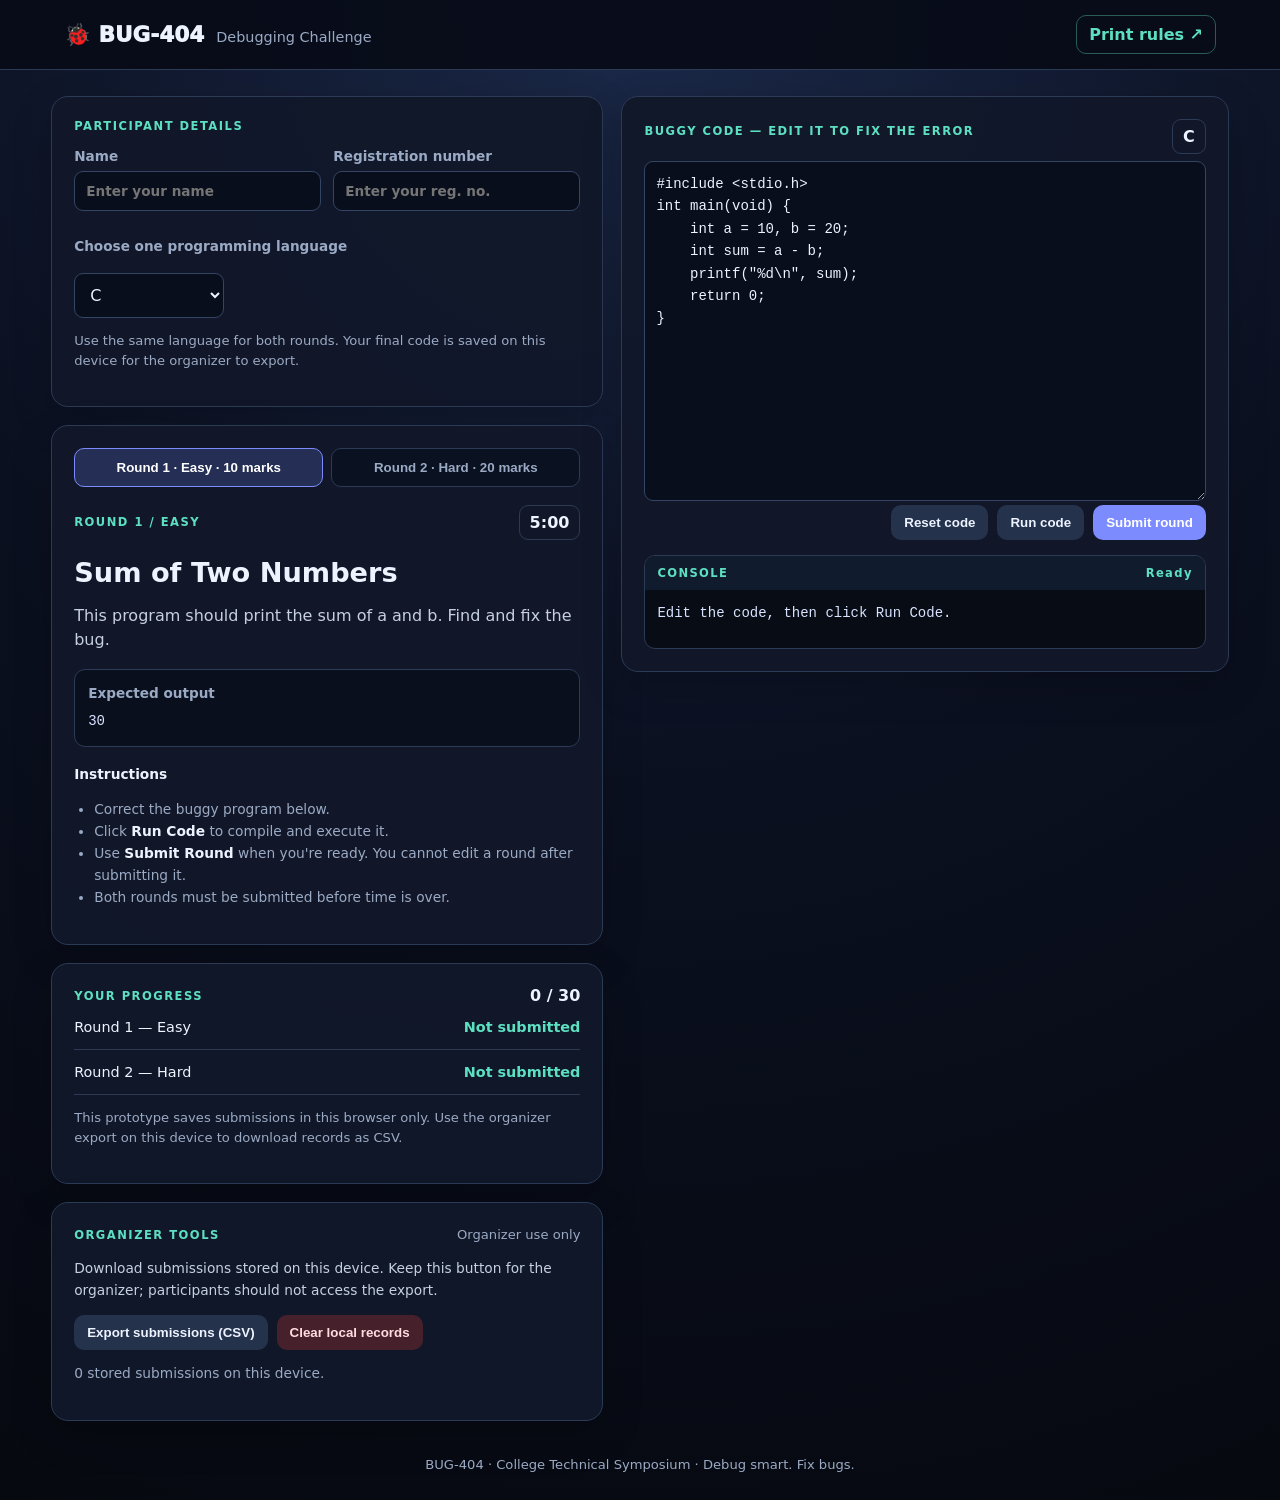
<file: index.html>
<!DOCTYPE html>
<html lang="en">
<head>
<meta charset="UTF-8">
<meta name="viewport" content="width=device-width, initial-scale=1.0">
<title>BUG-404 | Debugging Challenge</title>
<link rel="stylesheet" href="style.css">
</head>
<body>
<header class="topbar">
  <div><a class="brand" href="./">🐞 BUG-404</a><span class="tag">Debugging Challenge</span></div>
  <a class="paper-link" href="question-paper.html" target="_blank" rel="noopener">Print rules ↗</a>
</header>
<main class="layout">
  <section class="card participant-card">
    <div class="eyebrow">PARTICIPANT DETAILS</div>
    <div class="form-grid">
      <label>Name<input id="participantName" autocomplete="name" placeholder="Enter your name" required></label>
      <label>Registration number<input id="participantReg" placeholder="Enter your reg. no." required></label>
    </div>
    <label for="language">Choose one programming language</label>
    <select id="language">
      <option value="50">C</option><option value="54">C++</option><option value="71">Python</option><option value="62">Java</option>
    </select>
    <p class="small-note">Use the same language for both rounds. Your final code is saved on this device for the organizer to export.</p>
  </section>

  <section class="card problem-card">
    <div class="round-tabs" role="tablist" aria-label="Challenge round">
      <button class="round-tab active" id="round1Tab" data-round="1" role="tab" aria-selected="true">Round 1 · Easy · 10 marks</button>
      <button class="round-tab" id="round2Tab" data-round="2" role="tab" aria-selected="false">Round 2 · Hard · 20 marks</button>
    </div>
    <div class="card-head"><span class="eyebrow" id="roundLabel">ROUND 1 / EASY</span><span class="timer" id="timer">05:00</span></div>
    <h1 id="challengeTitle">Sum of Two Numbers</h1>
    <p id="challengeDescription">This program should print the sum of a and b. Find and fix the bug.</p>
    <div class="example"><b>Expected output</b><pre id="expectedOutput">30</pre></div>
    <div class="rules"><b>Instructions</b><ul><li>Correct the buggy program below.</li><li>Click <b>Run Code</b> to compile and execute it.</li><li>Use <b>Submit Round</b> when you're ready. You cannot edit a round after submitting it.</li><li>Both rounds must be submitted before time is over.</li></ul></div>
  </section>

  <section class="card editor-card">
    <div class="card-head"><label class="eyebrow" for="editor">BUGGY CODE — EDIT IT TO FIX THE ERROR</label><span class="language-chip" id="languageChip">C</span></div>
    <textarea id="editor" spellcheck="false" autocapitalize="off" autocomplete="off" autocorrect="off" aria-label="Code editor"></textarea>
    <div class="editor-foot">
      <button id="resetCode" class="secondary">Reset code</button>
      <button id="runCode" class="secondary">Run code</button>
      <button id="submitRound" class="primary">Submit round</button>
    </div>
    <div class="console"><div class="console-head">CONSOLE <span id="runStatus">Ready</span></div><pre id="consoleOutput">Run your corrected code to see the output.</pre></div>
  </section>

  <section class="card summary-card">
    <div class="card-head"><span class="eyebrow">YOUR PROGRESS</span><strong id="scoreTotal">0 / 30</strong></div>
    <div class="progress-row"><span>Round 1 — Easy</span><strong id="round1Score">Not submitted</strong></div>
    <div class="progress-row"><span>Round 2 — Hard</span><strong id="round2Score">Not submitted</strong></div>
    <p class="small-note">This prototype saves submissions in this browser only. Use the organizer export on this device to download records as CSV.</p>
  </section>

  <section class="card admin-card">
    <div class="card-head"><span class="eyebrow">ORGANIZER TOOLS</span><span class="small-note">Organizer use only</span></div>
    <p>Download submissions stored on this device. Keep this button for the organizer; participants should not access the export.</p>
    <div class="editor-foot"><button id="exportCsv" class="secondary">Export submissions (CSV)</button><button id="clearRecords" class="danger-button">Clear local records</button></div>
    <p id="recordCount" class="small-note">0 stored submissions on this device.</p>
  </section>
</main>
<footer>BUG-404 · College Technical Symposium · Debug smart. Fix bugs.</footer>
<script src="script.js"></script>
</body>
</html>
</file>
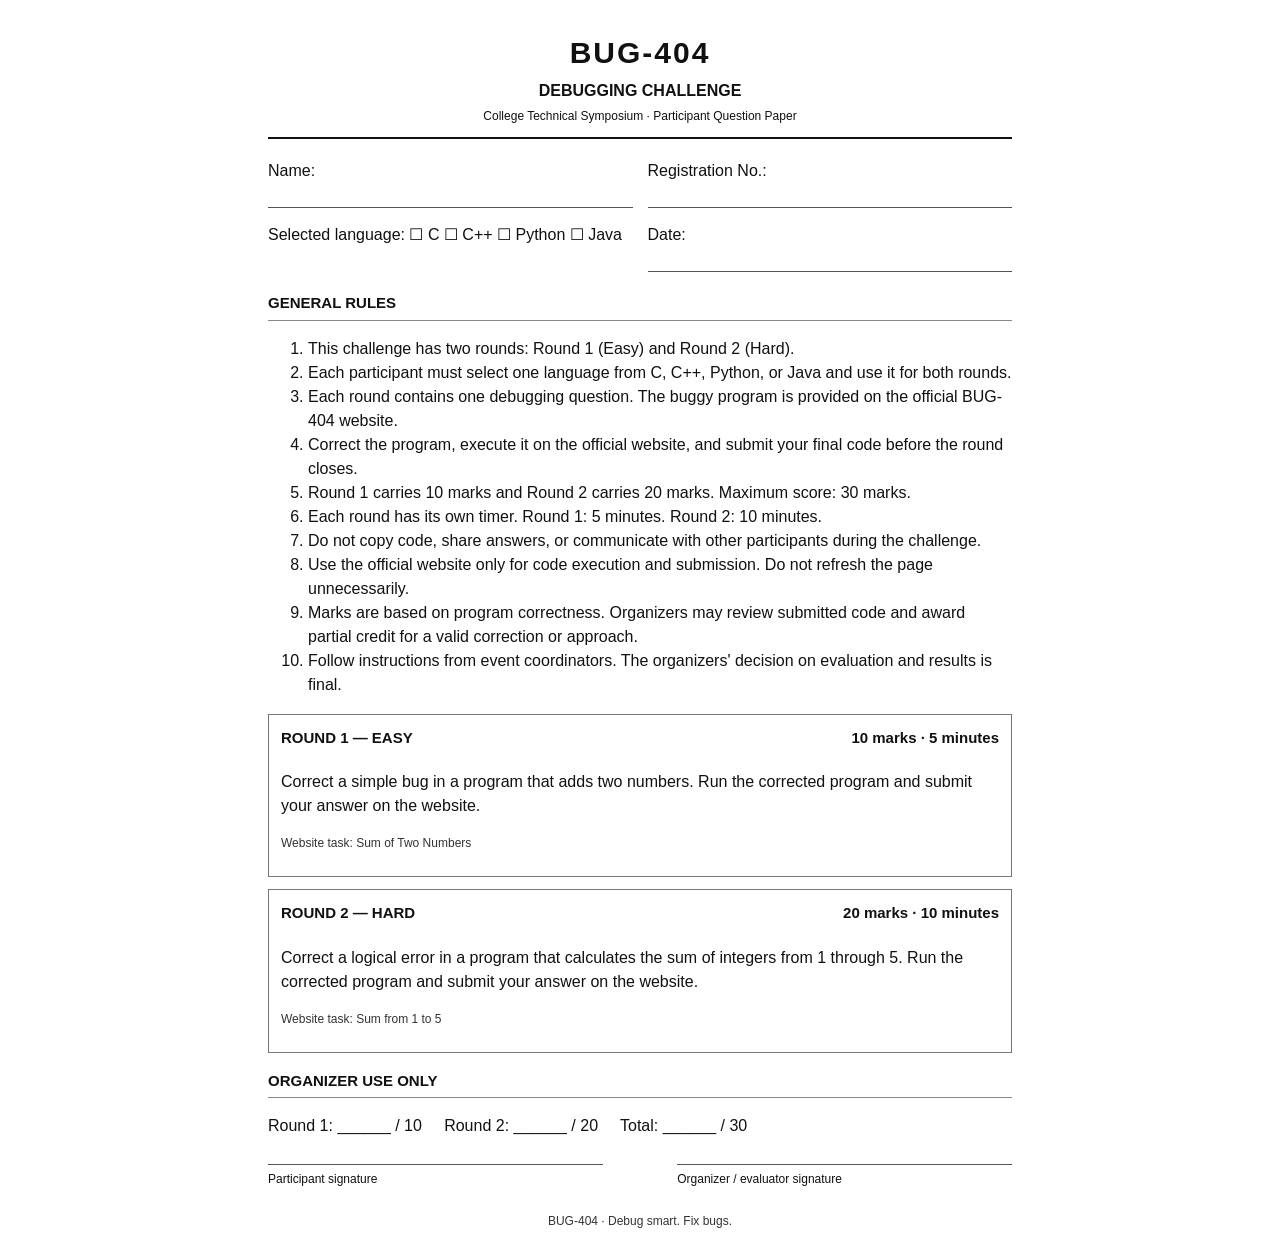
<file: question-paper.html>
<!DOCTYPE html>
<html lang="en">
<head><meta charset="UTF-8"><meta name="viewport" content="width=device-width,initial-scale=1"><title>BUG-404 — Printable Rules</title>
<style>
*{box-sizing:border-box}body{font-family:Arial,Helvetica,sans-serif;color:#111;max-width:800px;margin:30px auto;padding:0 28px;line-height:1.5}header{text-align:center;border-bottom:2px solid #111;padding-bottom:12px}h1{font-size:30px;letter-spacing:2px;margin:0}h2{font-size:16px;margin:4px 0} .sub{font-size:12px;margin:4px 0 0}.details{display:grid;grid-template-columns:1fr 1fr;gap:15px;margin:20px 0}.line{border-bottom:1px solid #555;min-height:25px}.section{margin:17px 0}h3{font-size:15px;border-bottom:1px solid #888;padding-bottom:5px;margin-bottom:7px}.round{border:1px solid #777;padding:12px;margin:12px 0;break-inside:avoid}.round h3{border:0;margin:0}.small{font-size:12px;color:#333}.signature{margin-top:26px;display:flex;justify-content:space-between;gap:25px}.signature div{width:45%;border-top:1px solid #555;padding-top:5px;font-size:12px}@media print{body{margin:0 auto;padding:0 12px}@page{size:A4;margin:14mm}}
</style></head><body>
<header><h1>BUG-404</h1><h2>DEBUGGING CHALLENGE</h2><p class="sub">College Technical Symposium · Participant Question Paper</p></header>
<div class="details"><div>Name: <div class="line"></div></div><div>Registration No.: <div class="line"></div></div><div>Selected language: ☐ C ☐ C++ ☐ Python ☐ Java</div><div>Date: <div class="line"></div></div></div>
<section class="section"><h3>GENERAL RULES</h3><ol>
<li>This challenge has two rounds: Round 1 (Easy) and Round 2 (Hard).</li>
<li>Each participant must select one language from C, C++, Python, or Java and use it for both rounds.</li>
<li>Each round contains one debugging question. The buggy program is provided on the official BUG-404 website.</li>
<li>Correct the program, execute it on the official website, and submit your final code before the round closes.</li>
<li>Round 1 carries 10 marks and Round 2 carries 20 marks. Maximum score: 30 marks.</li>
<li>Each round has its own timer. Round 1: 5 minutes. Round 2: 10 minutes.</li>
<li>Do not copy code, share answers, or communicate with other participants during the challenge.</li>
<li>Use the official website only for code execution and submission. Do not refresh the page unnecessarily.</li>
<li>Marks are based on program correctness. Organizers may review submitted code and award partial credit for a valid correction or approach.</li>
<li>Follow instructions from event coordinators. The organizers' decision on evaluation and results is final.</li>
</ol></section>
<div class="round"><h3>ROUND 1 — EASY <span style="float:right">10 marks · 5 minutes</span></h3><p>Correct a simple bug in a program that adds two numbers. Run the corrected program and submit your answer on the website.</p><p class="small">Website task: Sum of Two Numbers</p></div>
<div class="round"><h3>ROUND 2 — HARD <span style="float:right">20 marks · 10 minutes</span></h3><p>Correct a logical error in a program that calculates the sum of integers from 1 through 5. Run the corrected program and submit your answer on the website.</p><p class="small">Website task: Sum from 1 to 5</p></div>
<section class="section"><h3>ORGANIZER USE ONLY</h3><p>Round 1: ______ / 10 &nbsp;&nbsp;&nbsp; Round 2: ______ / 20 &nbsp;&nbsp;&nbsp; Total: ______ / 30</p></section>
<div class="signature"><div>Participant signature</div><div>Organizer / evaluator signature</div></div>
<p class="small" style="text-align:center;margin-top:24px">BUG-404 · Debug smart. Fix bugs.</p>
<script>window.addEventListener('load',()=>{if(new URLSearchParams(location.search).has('print'))window.print();});</script>
</body></html>
</file>
<file: style.css>
:root{--bg:#080d18;--card:#111a2c;--line:#2b3a55;--text:#edf3ff;--muted:#9baac4;--accent:#7c8cff;--mint:#5de0c2;--danger:#ff788a}
*{box-sizing:border-box}body{margin:0;min-height:100vh;background:radial-gradient(circle at top,#1b2949 0,#0b1020 48%,#060910 100%);color:var(--text);font-family:Inter,system-ui,-apple-system,"Segoe UI",sans-serif}
.topbar{min-height:70px;padding:14px 5%;border-bottom:1px solid var(--line);display:flex;align-items:center;justify-content:space-between;gap:14px;background:#080c18e8;position:sticky;top:0;z-index:2}.brand{font-weight:950;font-size:1.35rem;color:var(--text);text-decoration:none}.tag{margin-left:12px;color:var(--muted);font-size:.9rem}.paper-link{color:var(--mint);text-decoration:none;font-weight:800;border:1px solid #285d56;padding:9px 12px;border-radius:10px}
.layout{width:min(1180px,92%);margin:26px auto;display:grid;grid-template-columns:1fr 1.1fr;gap:18px;align-items:start}.card{min-width:0;background:#11182af2;border:1px solid var(--line);border-radius:17px;padding:22px;box-shadow:0 14px 40px #0003}.eyebrow{font-size:.72rem;letter-spacing:.13em;color:var(--mint);font-weight:900}.card-head{display:flex;align-items:center;justify-content:space-between;gap:12px}h1{font-size:1.7rem;margin:17px 0 8px}p{color:#c6d0e2;line-height:1.55}.small-note{font-size:.82rem;color:var(--muted);line-height:1.5}.form-grid{display:grid;grid-template-columns:1fr 1fr;gap:12px;margin:15px 0}label{display:block;color:var(--muted);font-size:.85rem;font-weight:750;margin-bottom:12px}input,select,textarea{width:100%;margin-top:7px;border:1px solid #344563;border-radius:9px;background:#080e1b;color:var(--text);padding:11px;font:inherit;outline:none}input:focus,select:focus,textarea:focus{border-color:var(--accent)}select{width:auto;min-width:150px}.round-tabs{display:flex;gap:8px;margin-bottom:18px}.round-tab{flex:1;background:#0a1120;color:var(--muted);border:1px solid var(--line);border-radius:10px;padding:11px 8px;font-weight:800;cursor:pointer}.round-tab.active{background:#252e54;color:white;border-color:var(--accent)}.timer,.language-chip{border:1px solid var(--line);border-radius:9px;padding:7px 10px;font-weight:850;font-variant-numeric:tabular-nums}.timer.urgent{color:var(--danger);border-color:var(--danger)}.example{background:#090f1d;border:1px solid var(--line);padding:13px;border-radius:11px;margin:16px 0}.example b{font-size:.85rem;color:var(--muted)}pre{white-space:pre-wrap;overflow-wrap:anywhere;margin:8px 0 0;color:#d9e3ff;font:14px/1.6 ui-monospace,SFMono-Regular,Consolas,monospace}.rules{color:var(--muted);font-size:.86rem;line-height:1.6}.rules b{color:var(--text)}.rules ul{padding-left:20px}.editor-card{grid-column:2;grid-row:1 / span 2}.editor-card textarea{height:340px;resize:vertical;font:14px/1.6 ui-monospace,SFMono-Regular,Consolas,monospace;tab-size:4}.editor-foot{display:flex;justify-content:flex-end;gap:9px;flex-wrap:wrap}.secondary,.primary,.danger-button{border:0;border-radius:10px;padding:10px 13px;font-weight:850;cursor:pointer}.secondary{background:#25324c;color:var(--text)}.primary{background:var(--accent);color:#fff}.danger-button{background:#46202b;color:#ffdce2}.secondary:hover,.primary:hover,.danger-button:hover{filter:brightness(1.12)}button:disabled{opacity:.45;cursor:not-allowed}.console{margin-top:15px;background:#070c15;border:1px solid var(--line);border-radius:11px;overflow:hidden}.console-head{padding:10px 12px;background:#111b2e;color:var(--mint);font-size:.72rem;letter-spacing:.12em;font-weight:900;display:flex;justify-content:space-between}.console pre{padding:12px;min-height:58px;margin:0}.summary-card,.admin-card{grid-column:1}.progress-row{display:flex;justify-content:space-between;gap:12px;padding:14px 0;border-bottom:1px solid var(--line);font-size:.9rem}.progress-row strong{color:var(--mint);text-align:right}.admin-card p{font-size:.86rem}.admin-card .editor-foot{justify-content:flex-start}footer{text-align:center;color:var(--muted);padding:10px 20px 28px;font-size:.82rem}
@media(max-width:820px){.layout{grid-template-columns:1fr}.editor-card,.summary-card,.admin-card{grid-column:1;grid-row:auto}.topbar{padding:12px 4%}.tag{display:none}.card{padding:17px}h1{font-size:1.45rem}.form-grid{grid-template-columns:1fr}.round-tabs{flex-direction:column}.editor-card textarea{height:300px}}
@media print{body{background:white;color:#111}.topbar{position:static;background:white;border-bottom:1px solid #ccc}.brand{color:#111}.tag,.paper-link,footer{display:none}.card{box-shadow:none;background:white;color:#111;border:1px solid #bbb;break-inside:avoid}.layout{display:block;width:100%;margin:0}.card{margin:12px 0}.eyebrow,.small-note,p,.rules{color:#333}.editor-card,.admin-card{display:none}}
</file>
